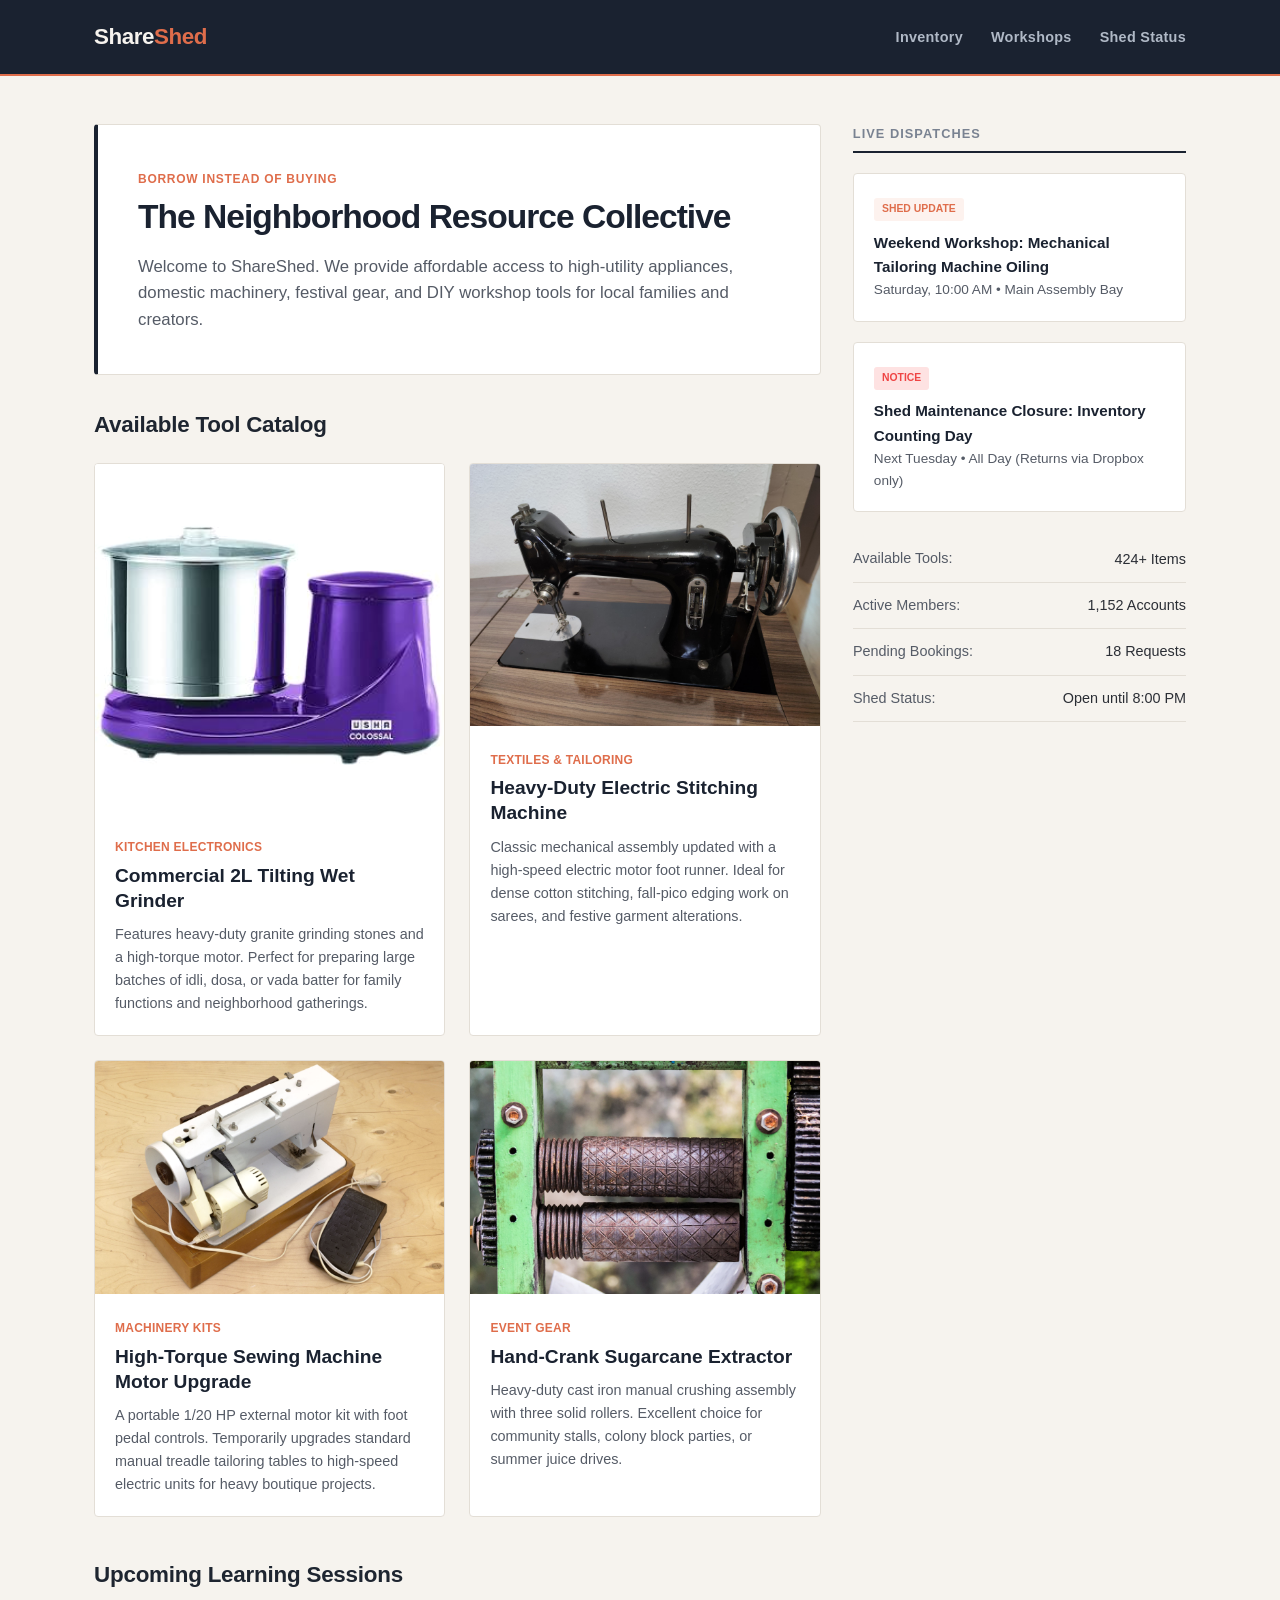
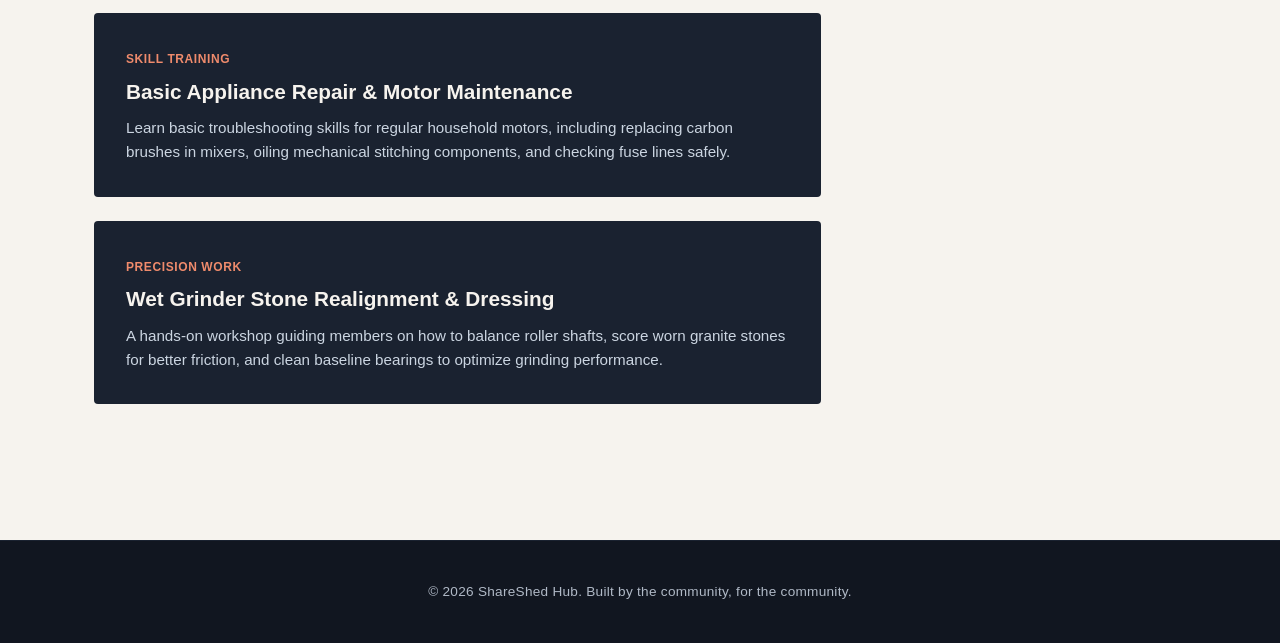
<file: Project1/index.html>
<!DOCTYPE html>
<html lang="en">
<head>
  <meta charset="UTF-8">
  <meta name="viewport" content="width=device-width, initial-scale=1.0">
  <title>ShareShed | Community Resource Library</title>
  <link rel="stylesheet" href="styles.css">
</head>
<body>

  <header class="site-header">
    <div class="site-header__wrapper">
      <div class="site-header__brand">
        <span class="site-header__title">Share<span class="site-header__title--alt">Shed</span></span>
      </div>
      <nav class="site-header__nav" aria-label="Main Navigation">
        <ul class="site-header__menu">
          <li class="site-header__menu-item"><a href="#inventory" class="site-header__menu-link">Inventory</a></li>
          <li class="site-header__menu-item"><a href="#workshops" class="site-header__menu-link">Workshops</a></li>
          <li class="site-header__menu-item"><a href="#metrics" class="site-header__menu-link">Shed Status</a></li>
        </ul>
      </nav>
    </div>
  </header>

  <main class="catalog-layout">
    
    <div class="catalog-layout__stream">
      
      <section class="welcome-banner" aria-labelledby="welcome-heading">
        <div class="welcome-banner__metadata">
          <span class="welcome-banner__tag">Borrow instead of buying</span>
          <h1 id="welcome-heading" class="welcome-banner__heading">The Neighborhood Resource Collective</h1>
          <p class="welcome-banner__lead">Welcome to ShareShed. We provide affordable access to high-utility appliances, domestic machinery, festival gear, and DIY workshop tools for local families and creators.</p>
      </section>

      <section id="inventory" class="inventory-section" aria-labelledby="inventory-heading">
        <h2 id="inventory-heading" class="section-title">Available Tool Catalog</h2>
        
        <div class="inventory-grid">
          <article class="tool-card">
            <div class="tool-card__cover">
              <img class="tool-card__image" src="assets/wet-grinder.jpg" alt="A heavy duty stainless steel tabletop wet grinder with dual stone rollers placed on a stone surface" width="380" height="240" loading="eager">
            </div>
            <div class="tool-card__content">
              <span class="tool-card__label">Kitchen Electronics</span>
              <h3 class="tool-card__title">Commercial 2L Tilting Wet Grinder</h3>
              <p class="tool-card__excerpt">Features heavy-duty granite grinding stones and a high-torque motor. Perfect for preparing large batches of idli, dosa, or vada batter for family functions and neighborhood gatherings.</p>
            </div>
          </article>

          <article class="tool-card">
            <div class="tool-card__cover">
              <img class="tool-card__image" src="assets/sewing-machine.jpg" alt="Close up detail of a classic black mechanical tailoring sewing machine mounted on a wooden table setup" width="380" height="240" loading="eager">
            </div>
            <div class="tool-card__content">
              <span class="tool-card__label">Textiles & Tailoring</span>
              <h3 class="tool-card__title">Heavy-Duty Electric Stitching Machine</h3>
              <p class="tool-card__excerpt">Classic mechanical assembly updated with a high-speed electric motor foot runner. Ideal for dense cotton stitching, fall-pico edging work on sarees, and festive garment alterations.</p>
            </div>
          </article>

          <article class="tool-card">
            <div class="tool-card__cover">
              <img class="tool-card__image" src="assets/sewing-motor.jpg" alt="A compact detachable electric motor kit with a foot pedal controller designed for vintage tailoring machines" width="380" height="240" loading="lazy">
            </div>
            <div class="tool-card__content">
              <span class="tool-card__label">Machinery Kits</span>
              <h3 class="tool-card__title">High-Torque Sewing Machine Motor Upgrade</h3>
              <p class="tool-card__excerpt">A portable 1/20 HP external motor kit with foot pedal controls. Temporarily upgrades standard manual treadle tailoring tables to high-speed electric units for heavy boutique projects.</p>
            </div>
          </article>

          <article class="tool-card">
            <div class="tool-card__cover">
              <img class="tool-card__image" src="assets/juicer-machine.jpg" alt="A manual hand-cranked iron sugarcane juice extractor unit with heavy metal gears bolted onto a firm frame" width="380" height="240" loading="lazy">
            </div>
            <div class="tool-card__content">
              <span class="tool-card__label">Event Gear</span>
              <h3 class="tool-card__title">Hand-Crank Sugarcane Extractor</h3>
              <p class="tool-card__excerpt">Heavy-duty cast iron manual crushing assembly with three solid rollers. Excellent choice for community stalls, colony block parties, or summer juice drives.</p>
            </div>
          </article>
        </div>
      </section>

      <section id="workshops" class="workshops-section" aria-labelledby="workshops-heading">
        <h2 id="workshops-heading" class="section-title">Upcoming Learning Sessions</h2>
        
        <div class="workshop-stack">
          <div class="workshop-banner">
            <span class="workshop-banner__status">Skill Training</span>
            <h3 class="workshop-banner__title">Basic Appliance Repair & Motor Maintenance</h3>
            <p class="workshop-banner__text">Learn basic troubleshooting skills for regular household motors, including replacing carbon brushes in mixers, oiling mechanical stitching components, and checking fuse lines safely.</p>
          </div>

          <div class="workshop-banner">
            <span class="workshop-banner__status">Precision Work</span>
            <h3 class="workshop-banner__title">Wet Grinder Stone Realignment & Dressing</h3>
            <p class="workshop-banner__text">A hands-on workshop guiding members on how to balance roller shafts, score worn granite stones for better friction, and clean baseline bearings to optimize grinding performance.</p>
          </div>
        </div>
      </section>

    </div>

    <aside id="metrics" class="sidebar-info" aria-labelledby="sidebar-heading">
      <div class="sidebar-info__sticky">
        <h2 id="sidebar-heading" class="sidebar-info__title">Live Dispatches</h2>
        
        <div class="sidebar-info__card">
          <span class="sidebar-info__status">Shed Update</span>
          <p class="sidebar-info__event"><strong>Weekend Workshop:</strong> Mechanical Tailoring Machine Oiling</p>
          <p class="sidebar-info__time">Saturday, 10:00 AM • Main Assembly Bay</p>
        </div>

        <div class="sidebar-info__card">
          <span class="sidebar-info__status sidebar-info__status--alert">Notice</span>
          <p class="sidebar-info__event"><strong>Shed Maintenance Closure:</strong> Inventory Counting Day</p>
          <p class="sidebar-info__time">Next Tuesday • All Day (Returns via Dropbox only)</p>
        </div>

        <ul class="sidebar-info__metrics">
          <li class="sidebar-info__metric-item"><strong>Available Tools:</strong> 424+ Items</li>
          <li class="sidebar-info__metric-item"><strong>Active Members:</strong> 1,152 Accounts</li>
          <li class="sidebar-info__metric-item"><strong>Pending Bookings:</strong> 18 Requests</li>
          <li class="sidebar-info__metric-item"><strong>Shed Status:</strong> Open until 8:00 PM</li>
        </ul>
      </div>
    </aside>

  </main>

  <footer class="site-footer">
    <div class="site-footer__container">
      <p class="site-footer__text">&copy; 2026 ShareShed Hub. Built by the community, for the community.</p>
    </div>
  </footer>

</body>
</html>
</file>
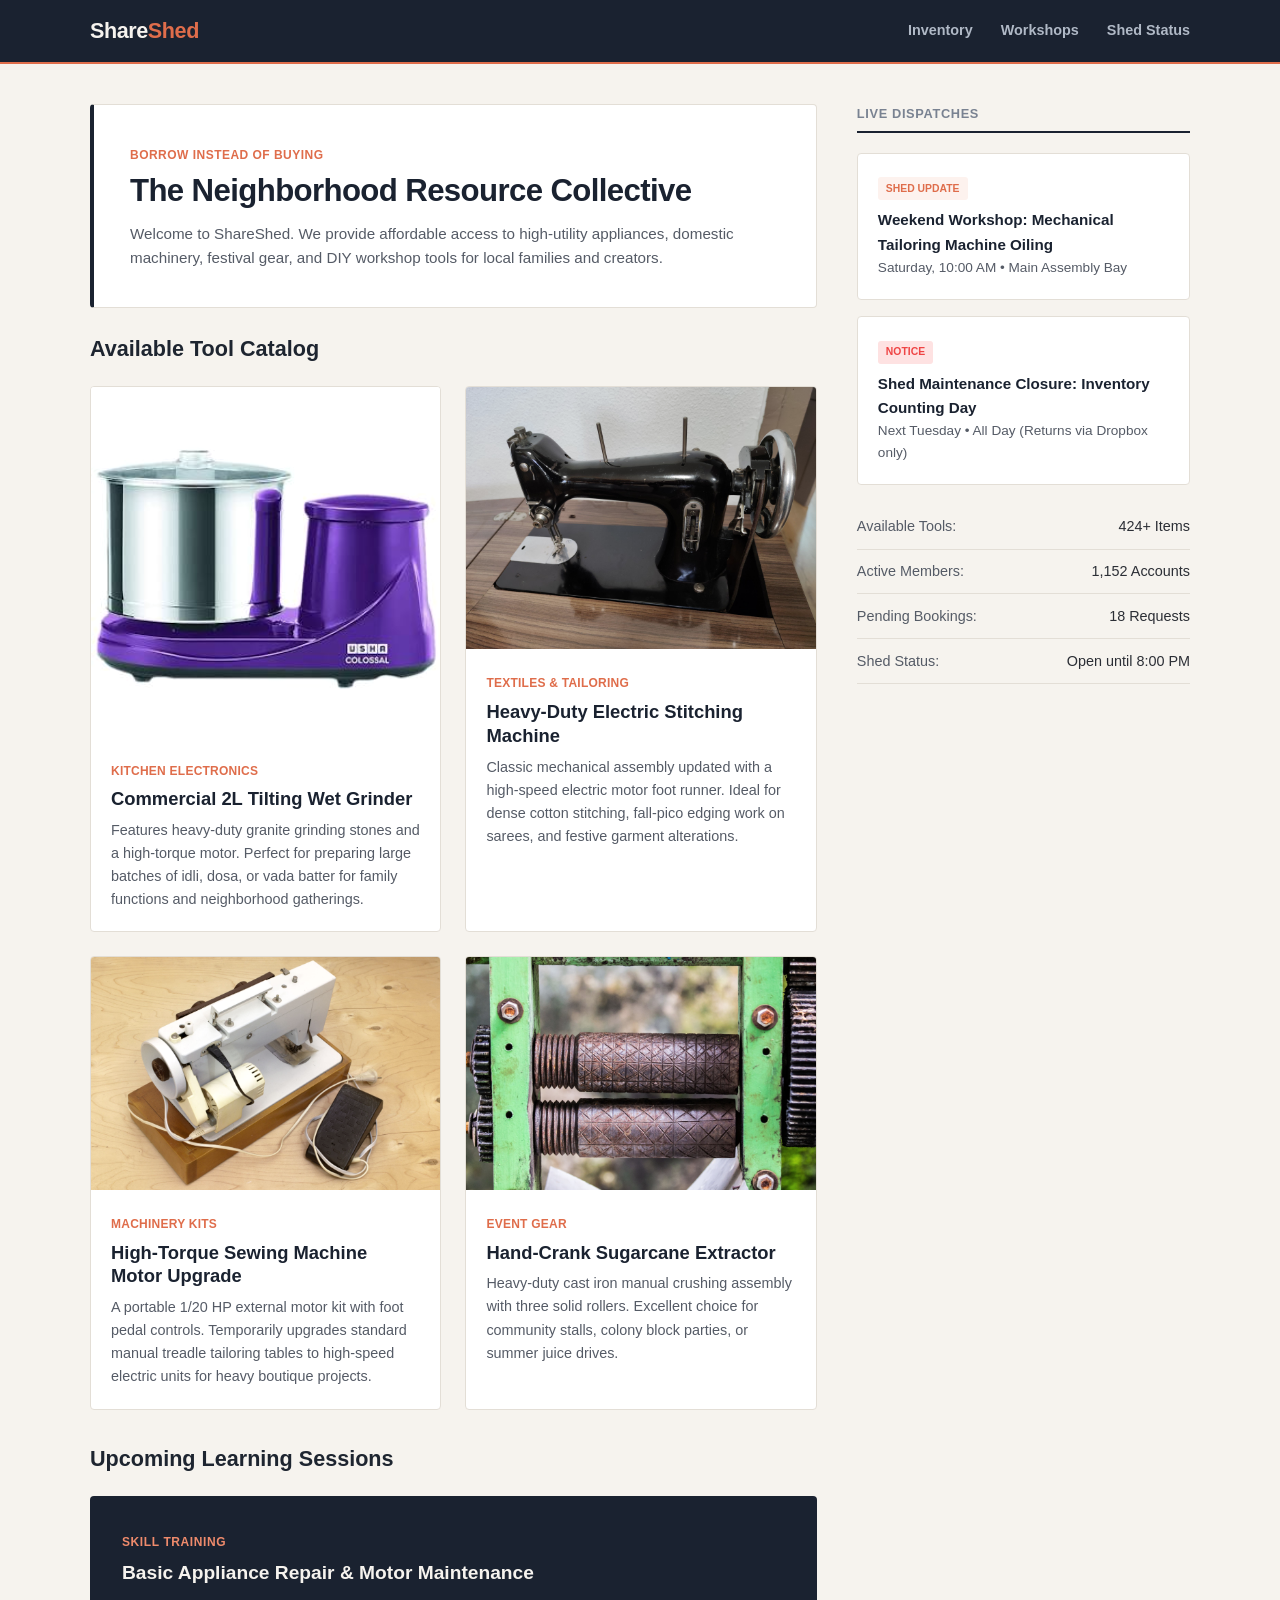
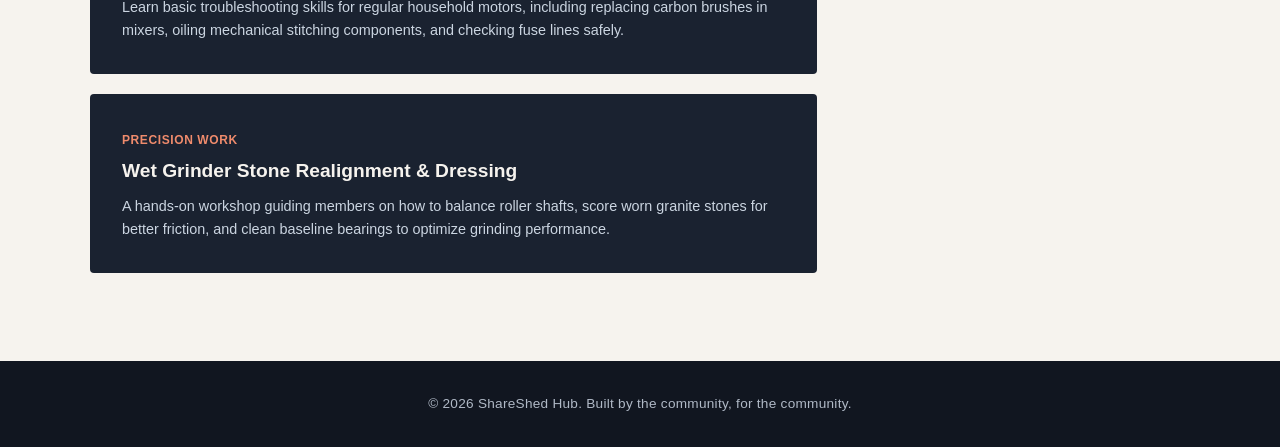
<file: Project2/index.html>
<!DOCTYPE html>
<html lang="en">
<head>
  <meta charset="UTF-8">
  <!-- For Responsive Lyout -->
  <meta name="viewport" content="width=device-width, initial-scale=1.0">
  <title>ShareShed | Community Resource Library</title>
  <link rel="stylesheet" href="styles.css">
</head>
<body>

  <header class="site-header">
    <div class="site-header__wrapper">
      <div class="site-header__brand">
        <span class="site-header__title">Share<span class="site-header__title--alt">Shed</span></span>
      </div>
      
      <!-- Accessible Pure CSS Hamburger Trigger (Minimum Touch Target: 44px x 44px) -->
      <label for="menu-toggle" class="site-header__hamburger" aria-label="Toggle navigation menu">
        <span class="site-header__hamburger-bar"></span>
        <span class="site-header__hamburger-bar"></span>
        <span class="site-header__hamburger-bar"></span>
      </label>
      <input type="checkbox" id="menu-toggle" class="site-header__toggle-input">

      <nav class="site-header__nav" aria-label="Main Navigation">
        <ul class="site-header__menu">
          <li class="site-header__menu-item"><a href="#inventory" class="site-header__menu-link">Inventory</a></li>
          <li class="site-header__menu-item"><a href="#workshops" class="site-header__menu-link">Workshops</a></li>
          <li class="site-header__menu-item"><a href="#metrics" class="site-header__menu-link">Shed Status</a></li>
        </ul>
      </nav>
    </div>
  </header>

  <main class="catalog-layout">
    
    <div class="catalog-layout__stream">
      
      <section class="welcome-banner" aria-labelledby="welcome-heading">
        <div class="welcome-banner__metadata">
          <span class="welcome-banner__tag">Borrow instead of buying</span>
          <h1 id="welcome-heading" class="welcome-banner__heading">The Neighborhood Resource Collective</h1>
          <p class="welcome-banner__lead">Welcome to ShareShed. We provide affordable access to high-utility appliances, domestic machinery, festival gear, and DIY workshop tools for local families and creators.</p>
        </div>
      </section>

      <section id="inventory" class="inventory-section" aria-labelledby="inventory-heading">
        <h2 id="inventory-heading" class="section-title">Available Tool Catalog</h2>
        
        <div class="inventory-grid">
          <article class="tool-card">
            <div class="tool-card__cover">
              <img class="tool-card__image" src="assets/wet-grinder.jpg" alt="A heavy duty stainless steel tabletop wet grinder with dual stone rollers placed on a stone surface" width="380" height="240" loading="eager">
            </div>
            <div class="tool-card__content">
              <span class="tool-card__label">Kitchen Electronics</span>
              <h3 class="tool-card__title">Commercial 2L Tilting Wet Grinder</h3>
              <p class="tool-card__excerpt">Features heavy-duty granite grinding stones and a high-torque motor. Perfect for preparing large batches of idli, dosa, or vada batter for family functions and neighborhood gatherings.</p>
            </div>
          </article>

          <article class="tool-card">
            <div class="tool-card__cover">
              <img class="tool-card__image" src="assets/sewing-machine.jpg" alt="Close up detail of a classic black mechanical tailoring sewing machine mounted on a wooden table setup" width="380" height="240" loading="eager">
            </div>
            <div class="tool-card__content">
              <span class="tool-card__label">Textiles & Tailoring</span>
              <h3 class="tool-card__title">Heavy-Duty Electric Stitching Machine</h3>
              <p class="tool-card__excerpt">Classic mechanical assembly updated with a high-speed electric motor foot runner. Ideal for dense cotton stitching, fall-pico edging work on sarees, and festive garment alterations.</p>
            </div>
          </article>

          <article class="tool-card">
            <div class="tool-card__cover">
              <img class="tool-card__image" src="assets/sewing-motor.jpg" alt="A compact detachable electric motor kit with a foot pedal controller designed for vintage tailoring machines" width="380" height="240" loading="lazy">
            </div>
            <div class="tool-card__content">
              <span class="tool-card__label">Machinery Kits</span>
              <h3 class="tool-card__title">High-Torque Sewing Machine Motor Upgrade</h3>
              <p class="tool-card__excerpt">A portable 1/20 HP external motor kit with foot pedal controls. Temporarily upgrades standard manual treadle tailoring tables to high-speed electric units for heavy boutique projects.</p>
            </div>
          </article>

          <article class="tool-card">
            <div class="tool-card__cover">
              <img class="tool-card__image" src="assets/juicer-machine.jpg" alt="A manual hand-cranked iron sugarcane juice extractor unit with heavy metal gears bolted onto a firm frame" width="380" height="240" loading="lazy">
            </div>
            <div class="tool-card__content">
              <span class="tool-card__label">Event Gear</span>
              <h3 class="tool-card__title">Hand-Crank Sugarcane Extractor</h3>
              <p class="tool-card__excerpt">Heavy-duty cast iron manual crushing assembly with three solid rollers. Excellent choice for community stalls, colony block parties, or summer juice drives.</p>
            </div>
          </article>
        </div>
      </section>

      <section id="workshops" class="workshops-section" aria-labelledby="workshops-heading">
        <h2 id="workshops-heading" class="section-title">Upcoming Learning Sessions</h2>
        
        <div class="workshop-stack">
          <div class="workshop-banner">
            <span class="workshop-banner__status">Skill Training</span>
            <h3 class="workshop-banner__title">Basic Appliance Repair & Motor Maintenance</h3>
            <p class="workshop-banner__text">Learn basic troubleshooting skills for regular household motors, including replacing carbon brushes in mixers, oiling mechanical stitching components, and checking fuse lines safely.</p>
          </div>

          <div class="workshop-banner">
            <span class="workshop-banner__status">Precision Work</span>
            <h3 class="workshop-banner__title">Wet Grinder Stone Realignment & Dressing</h3>
            <p class="workshop-banner__text">A hands-on workshop guiding members on how to balance roller shafts, score worn granite stones for better friction, and clean baseline bearings to optimize grinding performance.</p>
          </div>
        </div>
      </section>

    </div>

    <aside id="metrics" class="sidebar-info" aria-labelledby="sidebar-heading">
      <div class="sidebar-info__sticky">
        <h2 id="sidebar-heading" class="sidebar-info__title">Live Dispatches</h2>
        
        <div class="sidebar-info__card">
          <span class="sidebar-info__status">Shed Update</span>
          <p class="sidebar-info__event"><strong>Weekend Workshop:</strong> Mechanical Tailoring Machine Oiling</p>
          <p class="sidebar-info__time">Saturday, 10:00 AM • Main Assembly Bay</p>
        </div>

        <div class="sidebar-info__card">
          <span class="sidebar-info__status sidebar-info__status--alert">Notice</span>
          <p class="sidebar-info__event"><strong>Shed Maintenance Closure:</strong> Inventory Counting Day</p>
          <p class="sidebar-info__time">Next Tuesday • All Day (Returns via Dropbox only)</p>
        </div>

        <ul class="sidebar-info__metrics">
          <li class="sidebar-info__metric-item"><strong>Available Tools:</strong> 424+ Items</li>
          <li class="sidebar-info__metric-item"><strong>Active Members:</strong> 1,152 Accounts</li>
          <li class="sidebar-info__metric-item"><strong>Pending Bookings:</strong> 18 Requests</li>
          <li class="sidebar-info__metric-item"><strong>Shed Status:</strong> Open until 8:00 PM</li>
        </ul>
      </div>
    </aside>

  </main>

  <footer class="site-footer">
    <div class="site-footer__container">
      <p class="site-footer__text">&copy; 2026 ShareShed Hub. Built by the community, for the community.</p>
    </div>
  </footer>

</body>
</html>
</file>
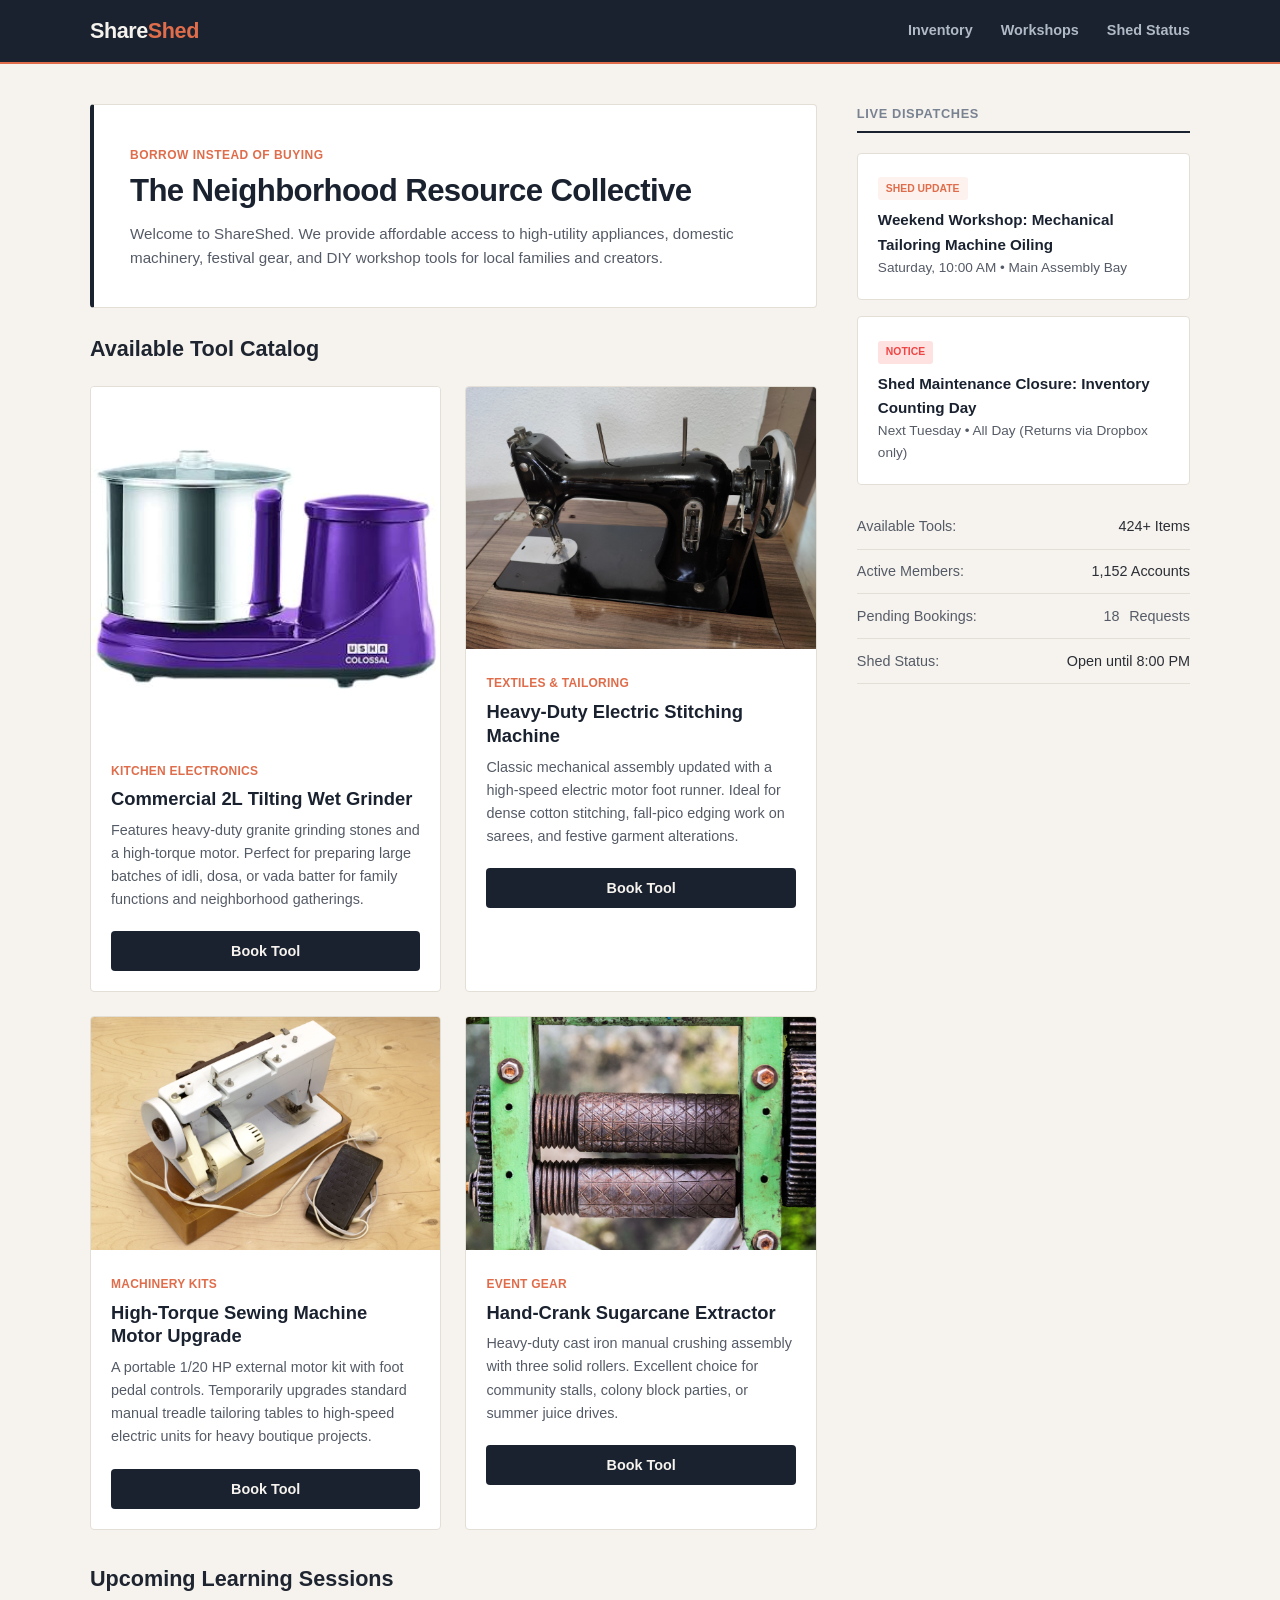
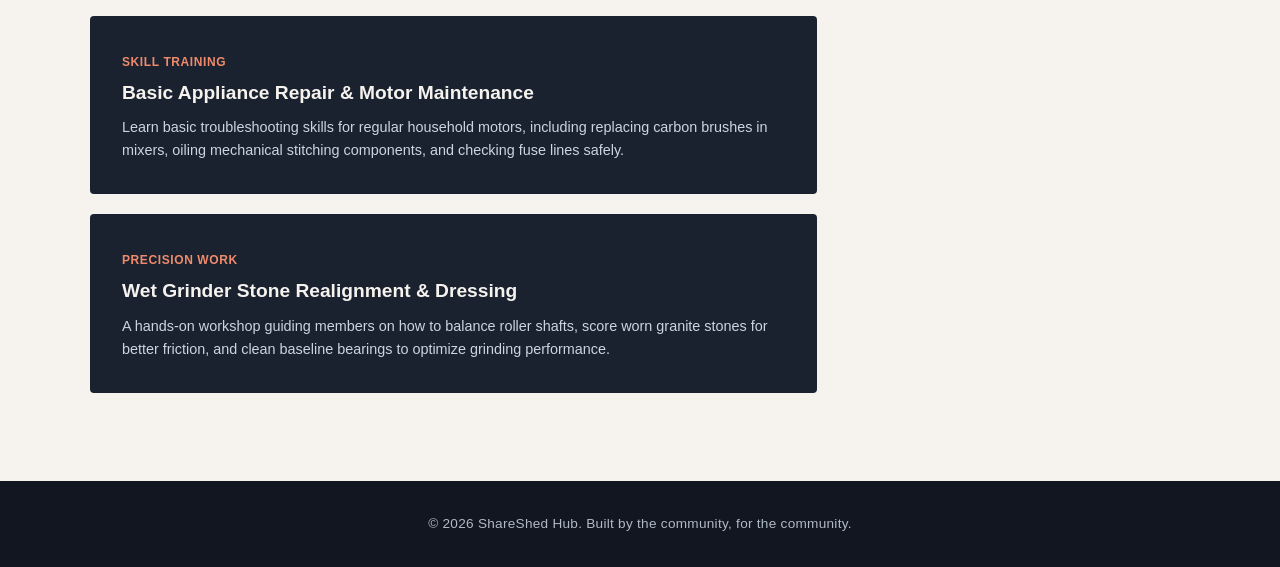
<file: Project3/index.html>
<!DOCTYPE html>
<html lang="en">
<head>
  <meta charset="UTF-8">
  <meta name="viewport" content="width=device-width, initial-scale=1.0">
  <title>ShareShed | Community Resource Library</title>
  <link rel="stylesheet" href="styles.css">
</head>
<body>

  <header class="site-header">
    <div class="site-header__wrapper">
      <div class="site-header__brand">
        <span class="site-header__title">Share<span class="site-header__title--alt">Shed</span></span>
      </div>
      
      <button class="site-header__hamburger js-menu-toggle" aria-label="Toggle navigation menu" aria-expanded="false">
        <span class="site-header__hamburger-bar"></span>
        <span class="site-header__hamburger-bar"></span>
        <span class="site-header__hamburger-bar"></span>
      </button>

      <nav class="site-header__nav js-nav-menu" aria-label="Main Navigation">
        <ul class="site-header__menu">
          <li class="site-header__menu-item"><a href="#inventory" class="site-header__menu-link">Inventory</a></li>
          <li class="site-header__menu-item"><a href="#workshops" class="site-header__menu-link">Workshops</a></li>
          <li class="site-header__menu-item"><a href="#metrics" class="site-header__menu-link">Shed Status</a></li>
        </ul>
      </nav>
    </div>
  </header>

  <main class="catalog-layout">
    
    <div class="catalog-layout__stream">
      
      <section class="welcome-banner" aria-labelledby="welcome-heading">
        <div class="welcome-banner__metadata">
          <span class="welcome-banner__tag">Borrow instead of buying</span>
          <h1 id="welcome-heading" class="welcome-banner__heading">The Neighborhood Resource Collective</h1>
          <p class="welcome-banner__lead">Welcome to ShareShed. We provide affordable access to high-utility appliances, domestic machinery, festival gear, and DIY workshop tools for local families and creators.</p>
        </div>
      </section>

      <section id="inventory" class="inventory-section" aria-labelledby="inventory-heading">
        <h2 id="inventory-heading" class="section-title">Available Tool Catalog</h2>
        
        <div class="inventory-grid">
          <article class="tool-card">
            <div class="tool-card__cover">
              <img class="tool-card__image" src="assets/wet-grinder.jpg" alt="A heavy duty stainless steel tabletop wet grinder with dual stone rollers placed on a stone surface" width="380" height="240" loading="eager">
            </div>
            <div class="tool-card__content">
              <span class="tool-card__label">Kitchen Electronics</span>
              <h3 class="tool-card__title">Commercial 2L Tilting Wet Grinder</h3>
              <p class="tool-card__excerpt">Features heavy-duty granite grinding stones and a high-torque motor. Perfect for preparing large batches of idli, dosa, or vada batter for family functions and neighborhood gatherings.</p>
              <button class="tool-card__btn js-book-btn">Book Tool</button>
            </div>
          </article>

          <article class="tool-card">
            <div class="tool-card__cover">
              <img class="tool-card__image" src="assets/sewing-machine.jpg" alt="Close up detail of a classic black mechanical tailoring sewing machine mounted on a wooden table setup" width="380" height="240" loading="eager">
            </div>
            <div class="tool-card__content">
              <span class="tool-card__label">Textiles & Tailoring</span>
              <h3 class="tool-card__title">Heavy-Duty Electric Stitching Machine</h3>
              <p class="tool-card__excerpt">Classic mechanical assembly updated with a high-speed electric motor foot runner. Ideal for dense cotton stitching, fall-pico edging work on sarees, and festive garment alterations.</p>
              <button class="tool-card__btn js-book-btn">Book Tool</button>
            </div>
          </article>

          <article class="tool-card">
            <div class="tool-card__cover">
              <img class="tool-card__image" src="assets/sewing-motor.jpg" alt="A compact detachable electric motor kit with a foot pedal controller designed for vintage tailoring machines" width="380" height="240" loading="lazy">
            </div>
            <div class="tool-card__content">
              <span class="tool-card__label">Machinery Kits</span>
              <h3 class="tool-card__title">High-Torque Sewing Machine Motor Upgrade</h3>
              <p class="tool-card__excerpt">A portable 1/20 HP external motor kit with foot pedal controls. Temporarily upgrades standard manual treadle tailoring tables to high-speed electric units for heavy boutique projects.</p>
              <button class="tool-card__btn js-book-btn">Book Tool</button>
            </div>
          </article>

          <article class="tool-card">
            <div class="tool-card__cover">
              <img class="tool-card__image" src="assets/juicer-machine.jpg" alt="A manual hand-cranked iron sugarcane juice extractor unit with heavy metal gears bolted onto a firm frame" width="380" height="240" loading="lazy">
            </div>
            <div class="tool-card__content">
              <span class="tool-card__label">Event Gear</span>
              <h3 class="tool-card__title">Hand-Crank Sugarcane Extractor</h3>
              <p class="tool-card__excerpt">Heavy-duty cast iron manual crushing assembly with three solid rollers. Excellent choice for community stalls, colony block parties, or summer juice drives.</p>
              <button class="tool-card__btn js-book-btn">Book Tool</button>
            </div>
          </article>
        </div>
      </section>

      <section id="workshops" class="workshops-section" aria-labelledby="workshops-heading">
        <h2 id="workshops-heading" class="section-title">Upcoming Learning Sessions</h2>
        
        <div class="workshop-stack">
          <div class="workshop-banner">
            <span class="workshop-banner__status">Skill Training</span>
            <h3 class="workshop-banner__title">Basic Appliance Repair & Motor Maintenance</h3>
            <p class="workshop-banner__text">Learn basic troubleshooting skills for regular household motors, including replacing carbon brushes in mixers, oiling mechanical stitching components, and checking fuse lines safely.</p>
          </div>

          <div class="workshop-banner">
            <span class="workshop-banner__status">Precision Work</span>
            <h3 class="workshop-banner__title">Wet Grinder Stone Realignment & Dressing</h3>
            <p class="workshop-banner__text">A hands-on workshop guiding members on how to balance roller shafts, score worn granite stones for better friction, and clean baseline bearings to optimize grinding performance.</p>
          </div>
        </div>
      </section>

    </div>

    <aside id="metrics" class="sidebar-info" aria-labelledby="sidebar-heading">
      <div class="sidebar-info__sticky">
        <h2 id="sidebar-heading" class="sidebar-info__title">Live Dispatches</h2>
        
        <div class="sidebar-info__card">
          <span class="sidebar-info__status">Shed Update</span>
          <p class="sidebar-info__event"><strong>Weekend Workshop:</strong> Mechanical Tailoring Machine Oiling</p>
          <p class="sidebar-info__time">Saturday, 10:00 AM • Main Assembly Bay</p>
        </div>

        <div class="sidebar-info__card">
          <span class="sidebar-info__status sidebar-info__status--alert">Notice</span>
          <p class="sidebar-info__event"><strong>Shed Maintenance Closure:</strong> Inventory Counting Day</p>
          <p class="sidebar-info__time">Next Tuesday • All Day (Returns via Dropbox only)</p>
        </div>

        <ul class="sidebar-info__metrics">
          <li class="sidebar-info__metric-item"><strong>Available Tools:</strong> 424+ Items</li>
          <li class="sidebar-info__metric-item"><strong>Active Members:</strong> 1,152 Accounts</li>
          <li class="sidebar-info__metric-item"><strong>Pending Bookings:</strong> <strong><span class="sidebar-info__count-badge js-pending-count-box"><span class="js-pending-count">18</span></span> Requests</strong></li>
          <li class="sidebar-info__metric-item"><strong>Shed Status:</strong> Open until 8:00 PM</li>
        </ul>
      </div>
    </aside>

  </main>

  <footer class="site-footer">
    <div class="site-footer__container">
      <p class="site-footer__text">&copy; 2026 ShareShed Hub. Built by the community, for the community.</p>
    </div>
  </footer>

  <script src="app.js"></script>
</body>
</html>
</file>
<file: Project1/styles.css>
/*Global Styles*/
html {
  scroll-behavior: smooth;
}

* {
  box-sizing: border-box;
  margin: 0;
  padding: 0;
}

body {
  font-family: -apple-system, BlinkMacSystemFont, "Segoe UI", Roboto, Helvetica, Arial, sans-serif;
  background-color: #f6f3ee; 
  color: #2b2e35; 
  line-height: 1.6;
}

img {
  max-width: 100%;
  height: auto;
  display: block;
  filter: grayscale(10%) contrast(102%); 
}

.visually-hidden {
  position: absolute;
  width: 1px;
  height: 1px;
  padding: 0;
  margin: -1px;
  overflow: hidden;
  clip: rect(0, 0, 0, 0);
  border: 0;
}

/* Section Titles */
.section-title {
  font-size: 1.4rem;
  font-weight: 700;
  letter-spacing: -0.01em;
  color: #1e2530; 
  margin-bottom: 1.25rem;
}

.inventory-section,
.workshops-section {
  scroll-margin-top: 5.5rem; 
  margin-bottom: 2.5rem;
}

/*Header Navigation (Flexbox) */
.site-header {
  background-color: #1a2230; 
  border-bottom: 2px solid #df6d4b; 
  position: sticky;
  top: 0;
  z-index: 100;
}

.site-header__wrapper {
  max-width: 1140px;
  margin: 0 auto;
  padding: 1.2rem 1.5rem;
  display: flex;
  justify-content: space-between;
  align-items: center;
}

.site-header__title {
  color: #f6f3ee; 
  font-size: 1.4rem;
  font-weight: 800;
  letter-spacing: -0.02em;
}

.site-header__title--alt {
  color: #df6d4b; 
}

.site-header__menu {
  display: flex;
  gap: 1.75rem;
  list-style: none;
}

.site-header__menu-link {
  text-decoration: none;
  color: #b0b9c6; 
  font-size: 0.9rem;
  font-weight: 600;
  letter-spacing: 0.02em;
  transition: color 0.2s ease;
}

.site-header__menu-link:hover {
  color: #ef8b6c; 
}

/*Macro Framework Split (CSS Grid) */
.catalog-layout {
  display: grid;
  grid-template-columns: 1fr;
  gap: 2rem;
  max-width: 1140px;
  margin: 3rem auto;
  padding: 0 1.5rem;
}

@media (min-width: 992px) {
  .catalog-layout {
    grid-template-columns: 2.4fr 1.1fr; 
  }
}

/*Welcome Banner*/
.welcome-banner {
  background-color: #ffffff;
  border: 1px solid #e3ded6; 
  border-left: 4px solid #1a2230; 
  padding: 2.5rem;
  border-radius: 4px;
  margin-bottom: 2rem;
}

.welcome-banner__tag {
  font-size: 0.75rem;
  text-transform: uppercase;
  color: #df6d4b; 
  font-weight: 700;
  letter-spacing: 0.06em;
}

.welcome-banner__heading {
  font-size: 2.1rem;
  font-weight: 800;
  letter-spacing: -0.03em;
  color: #1a2230;
  margin: 0.4rem 0 1rem 0;
  line-height: 1.2;
}

.welcome-banner__lead {
  color: #555b66;
  font-size: 1.05rem;
}

/*Inventory Components (Grid Cards) */
.inventory-grid {
  display: grid;
  grid-template-columns: 1fr;
  gap: 1.5rem;
}

@media (min-width: 640px) {
  .inventory-grid {
    grid-template-columns: repeat(2, 1fr);
  }
}

.tool-card {
  background-color: #ffffff;
  border: 1px solid #e3ded6;
  border-radius: 4px;
  overflow: hidden;
  transition: border-color 0.2s ease;
}

.tool-card:hover {
  border-color: #df6d4b; 
}

.tool-card__content {
  padding: 1.25rem;
}

.tool-card__label {
  font-size: 0.75rem;
  font-weight: 700;
  color: #df6d4b;
  text-transform: uppercase;
  letter-spacing: 0.02em;
}

.tool-card__title {
  font-size: 1.2rem;
  font-weight: 700;
  color: #1a2230;
  margin: 0.3rem 0 0.6rem 0;
  line-height: 1.3;
}

.tool-card__excerpt {
  color: #555b66;
  font-size: 0.9rem;
}

/*Activity Stack */
.workshop-stack {
  display: flex;
  flex-direction: column;
  gap: 1.5rem;
}

.workshop-banner {
  background-color: #1a2230; 
  color: #f6f3ee;
  padding: 2rem;
  border-radius: 4px;
}

.workshop-banner__status {
  font-size: 0.75rem;
  font-weight: 700;
  color: #ef8b6c;
  text-transform: uppercase;
  letter-spacing: 0.05em;
}

.workshop-banner__title {
  font-size: 1.3rem;
  font-weight: 700;
  margin: 0.25rem 0 0.5rem 0;
}

.workshop-banner__text {
  color: #cbd5e1;
  font-size: 0.95rem;
}

/*Right Column Sidebar */
.sidebar-info__sticky {
  position: sticky;
  top: 5.5rem;
}

.sidebar-info__title {
  font-size: 0.8rem;
  text-transform: uppercase;
  color: #798291;
  border-bottom: 2px solid #1a2230; 
  padding-bottom: 0.4rem;
  margin-bottom: 1.25rem;
  letter-spacing: 0.08em;
  font-weight: 700;
}

.sidebar-info__card {
  background-color: #ffffff;
  border: 1px solid #e3ded6;
  padding: 1.25rem;
  border-radius: 4px;
  margin-bottom: 1.25rem;
}

.sidebar-info__status {
  display: inline-block;
  font-size: 0.65rem;
  text-transform: uppercase;
  background-color: #fdf2ee; 
  color: #df6d4b;
  padding: 0.2rem 0.5rem;
  border-radius: 3px;
  font-weight: 700;
  margin-bottom: 0.6rem;
}

/* BEM Modifier for Critical Status Alerts */
.sidebar-info__status--alert {
  background-color: #fee2e2; 
  color: #ef4444;
}

.sidebar-info__event {
  font-size: 0.95rem;
  font-weight: 700;
  color: #1a2230;
}

.sidebar-info__time {
  font-size: 0.85rem;
  color: #555b66;
}

.sidebar-info__metrics {
  list-style: none;
  margin-top: 1.5rem;
}

.sidebar-info__metric-item {
  display: flex;
  justify-content: space-between;
  font-size: 0.9rem;
  padding: 0.7rem 0;
  border-bottom: 1px solid #e3ded6;
}

.sidebar-info__metric-item strong {
  color: #555b66;
  font-weight: 500;
}

/*Footer*/
.site-footer {
  background-color: #111620; 
  border-top: 1px solid #1a2230;
  margin-top: 6rem;
  padding: 2.5rem 1.5rem;
  text-align: center;
}

.site-footer__text {
  color: #b0b9c6;
  font-size: 0.85rem;
  letter-spacing: 0.02em;
}
</file>
<file: Project2/styles.css>
/* Core Layout  */
html {
  scroll-behavior: smooth;
  font-size: 100%; /* Scales relative typography reliably up to 500% zoom scaling */
}

* {
  box-sizing: border-box;
  margin: 0;
  padding: 0;
}

body {
  font-family: -apple-system, BlinkMacSystemFont, "Segoe UI", Roboto, Helvetica, Arial, sans-serif;
  background-color: #f6f3ee; 
  color: #2b2e35;
  line-height: 1.6;
}

img {
  max-width: 100%;
  height: auto;
  display: block;
  filter: grayscale(10%) contrast(102%);
}

.visually-hidden {
  position: absolute;
  width: 1px;
  height: 1px;
  padding: 0;
  margin: -1px;
  overflow: hidden;
  clip: rect(0, 0, 0, 0);
  border: 0;
}

.section-title {
  font-size: 1.35rem;
  font-weight: 700;
  color: #1e2530;
  margin-bottom: 1.25rem;
}

.inventory-section,
.workshops-section {
  scroll-margin-top: 5.5rem;
  margin-bottom: 2rem;
}

/* Navigation Module */
.site-header {
  background-color: #1a2230; /* Charcoal Indigo */
  border-bottom: 2px solid #df6d4b; /* Clay Terracotta Accent */
  position: sticky;
  top: 0;
  z-index: 100;
}

.site-header__wrapper {
  max-width: 1140px;
  margin: 0 auto;
  padding: 0.85rem 1.25rem;
  display: flex;
  justify-content: space-between;
  align-items: center;
  position: relative;
}

.site-header__title {
  color: #f6f3ee;
  font-size: 1.35rem;
  font-weight: 800;
  letter-spacing: -0.02em;
}

.site-header__title--alt {
  color: #df6d4b;
}


.site-header__hamburger {
  display: flex;
  flex-direction: column;
  justify-content: space-between;
  width: 44px;
  height: 44px;
  padding: 13px 10px;
  cursor: pointer;
  z-index: 110;
}

.site-header__hamburger-bar {
  display: block;
  width: 100%;
  height: 3px;
  background-color: #f6f3ee;
  border-radius: 2px;
  transition: transform 0.2s, opacity 0.2s;
}

.site-header__toggle-input {
  position: absolute;
  top: -9999px;
  left: -9999px;
}

/* Mobile Off-Canvas Dropdown Stack Layout */
.site-header__nav {
  display: none;
  position: absolute;
  top: 100%;
  left: 0;
  width: 100%;
  background-color: #1a2230;
  border-top: 1px solid #283346;
  padding: 0.5rem 0;
}

.site-header__menu {
  display: flex;
  flex-direction: column;
  list-style: none;
}

.site-header__menu-link {
  display: block;
  text-decoration: none;
  color: #b0b9c6;
  font-size: 0.95rem;
  font-weight: 600;
  padding: 0.9rem 1.5rem;
  transition: color 0.2s ease;
}

.site-header__menu-link:hover {
  color: #ef8b6c;
}

/* Checkbox State Engine: Toggles menu visibility on mobile */
.site-header__toggle-input:checked ~ .site-header__nav {
  display: block;
}

/* Base UI Components */
.catalog-layout {
  display: grid;
  grid-template-columns: 1fr; /* Native 1 column flow for handheld devices */
  gap: 1.75rem;
  max-width: 1140px;
  margin: 1.25rem auto;
  padding: 0 1.25rem;
}

.welcome-banner {
  background-color: #ffffff;
  border: 1px solid #e3ded6;
  border-left: 4px solid #1a2230;
  padding: 1.5rem;
  border-radius: 4px;
  margin-bottom: 1.5rem;
}

.welcome-banner__tag {
  font-size: 0.75rem;
  text-transform: uppercase;
  color: #df6d4b;
  font-weight: 700;
  letter-spacing: 0.04em;
}

.welcome-banner__heading {
  font-size: 1.65rem;
  font-weight: 800;
  letter-spacing: -0.02em;
  color: #1a2230;
  margin: 0.3rem 0 0.75rem 0;
  line-height: 1.25;
}

.welcome-banner__lead {
  color: #555b66;
  font-size: 0.95rem;
}

.inventory-grid {
  display: grid;
  grid-template-columns: 1fr;
  gap: 1.25rem;
}

.tool-card {
  background-color: #ffffff;
  border: 1px solid #e3ded6;
  border-radius: 4px;
  overflow: hidden;
  transition: border-color 0.2s ease;
}

.tool-card:hover {
  border-color: #df6d4b; 
}

.tool-card__content {
  padding: 1.25rem;
}

.tool-card__label {
  font-size: 0.75rem;
  font-weight: 700;
  color: #df6d4b;
  text-transform: uppercase;
  letter-spacing: 0.02em;
}

.tool-card__title {
  font-size: 1.15rem;
  font-weight: 700;
  color: #1a2230;
  margin: 0.3rem 0 0.5rem 0;
  line-height: 1.3;
}

.tool-card__excerpt {
  color: #555b66;
  font-size: 0.9rem;
}

.workshop-stack {
  display: flex;
  flex-direction: column;
  gap: 1.25rem;
}

.workshop-banner {
  background-color: #1a2230;
  color: #f6f3ee;
  padding: 1.5rem;
  border-radius: 4px;
}

.workshop-banner__status {
  font-size: 0.75rem;
  font-weight: 700;
  color: #ef8b6c;
  text-transform: uppercase;
  letter-spacing: 0.05em;
}

.workshop-banner__title {
  font-size: 1.2rem;
  font-weight: 700;
  margin: 0.25rem 0 0.5rem 0;
}

.workshop-banner__text {
  color: #cbd5e1;
  font-size: 0.9rem;
}

/* Sidebar Module Core Blocks */
.sidebar-info__title {
  font-size: 0.8rem;
  text-transform: uppercase;
  color: #798291;
  border-bottom: 2px solid #1a2230;
  padding-bottom: 0.4rem;
  margin-bottom: 1.25rem;
  font-weight: 700;
  letter-spacing: 0.05em;
}

.sidebar-info__card {
  background-color: #ffffff;
  border: 1px solid #e3ded6;
  padding: 1.25rem;
  border-radius: 4px;
  margin-bottom: 1rem;
}

.sidebar-info__status {
  display: inline-block;
  font-size: 0.65rem;
  text-transform: uppercase;
  background-color: #fdf2ee;
  color: #df6d4b;
  padding: 0.2rem 0.5rem;
  border-radius: 3px;
  font-weight: 700;
  margin-bottom: 0.5rem;
}

.sidebar-info__status--alert {
  background-color: #fee2e2;
  color: #ef4444;
}

.sidebar-info__event {
  font-size: 0.95rem;
  font-weight: 700;
  color: #1a2230;
}

.sidebar-info__time {
  font-size: 0.85rem;
  color: #555b66;
}

.sidebar-info__metrics {
  list-style: none;
  margin-top: 1.25rem;
}

.sidebar-info__metric-item {
  display: flex;
  justify-content: space-between;
  font-size: 0.9rem;
  padding: 0.65rem 0;
  border-bottom: 1px solid #e3ded6;
}

.sidebar-info__metric-item strong {
  color: #555b66;
  font-weight: 500;
}

.site-footer {
  background-color: #111620;
  margin-top: 3.5rem;
  padding: 2rem 1.25rem;
  text-align: center;
}

.site-footer__text {
  color: #b0b9c6;
  font-size: 0.85rem;
  letter-spacing: 0.02em;
}

/*Media Queries */

/* Tablet Breakpoint */
@media (min-width: 640px) {
  .welcome-banner {
    padding: 2.25rem;
  }
  
  .welcome-banner__heading {
    font-size: 1.95rem;
  }
  
  .inventory-grid {
    grid-template-columns: repeat(2, 1fr); 
    gap: 1.5rem;
  }
  
  .workshop-banner {
    padding: 2rem;
  }
}

/* Desktop Breakpoint*/
@media (min-width: 992px) {
  /* Hides the mobile hamburger interface entirely */
  .site-header__hamburger {
    display: none;
  }
  
  /* Resets navigation wrapper from an absolute drawer back to inline horizontal flow */
  .site-header__nav {
    display: block;
    position: static;
    width: auto;
    padding: 0;
    background-color: transparent;
    border-top: none;
  }
  
  .site-header__menu {
    flex-direction: row; /* Switches to inline navigation layout */
    gap: 1.75rem;
  }
  
  .site-header__menu-link {
    padding: 0;
    font-size: 0.9rem;
  }
  
  .catalog-layout {
    grid-template-columns: 2.4fr 1.1fr;
    margin: 2.5rem auto;
    gap: 2.5rem;
  }
  
  .sidebar-info__sticky {
    position: sticky;
    top: 6rem;
  }
}
</file>
<file: Project3/styles.css>
/* Core Layout */
html {
  scroll-behavior: smooth;
  font-size: 100%; 
}

* {
  box-sizing: border-box;
  margin: 0;
  padding: 0;
}

body {
  font-family: -apple-system, BlinkMacSystemFont, "Segoe UI", Roboto, Helvetica, Arial, sans-serif;
  background-color: #f6f3ee; 
  color: #2b2e35;
  line-height: 1.6;
}

img {
  max-width: 100%;
  height: auto;
  display: block;
  filter: grayscale(10%) contrast(102%);
}

.visually-hidden {
  position: absolute;
  width: 1px;
  height: 1px;
  padding: 0;
  margin: -1px;
  overflow: hidden;
  clip: rect(0, 0, 0, 0);
  border: 0;
}

.section-title {
  font-size: 1.35rem;
  font-weight: 700;
  color: #1e2530;
  margin-bottom: 1.25rem;
}

.inventory-section,
.workshops-section {
  scroll-margin-top: 5.5rem;
  margin-bottom: 2rem;
}

/*  Navigation Module */
.site-header {
  background-color: #1a2230; 
  border-bottom: 2px solid #df6d4b; 
  position: sticky;
  top: 0;
  z-index: 100;
}

.site-header__wrapper {
  max-width: 1140px;
  margin: 0 auto;
  padding: 0.85rem 1.25rem;
  display: flex;
  justify-content: space-between;
  align-items: center;
  position: relative;
}

.site-header__title {
  color: #f6f3ee;
  font-size: 1.35rem;
  font-weight: 800;
  letter-spacing: -0.02em;
}

.site-header__title--alt {
  color: #df6d4b;
}


.site-header__hamburger {
  background: none;
  border: none;
  display: flex;
  flex-direction: column;
  justify-content: space-between;
  width: 44px;
  height: 44px;
  padding: 13px 10px;
  cursor: pointer;
  z-index: 110;
}

.site-header__hamburger-bar {
  display: block;
  width: 100%;
  height: 3px;
  background-color: #f6f3ee;
  border-radius: 2px;
  transition: transform 0.2s, opacity 0.2s;
}

/* Mobile Off-Canvas Dropdown Stack Layout */
.site-header__nav {
  display: none; /* Controlled entirely via JS .is-open state hook */
  position: absolute;
  top: 100%;
  left: 0;
  width: 100%;
  background-color: #1a2230;
  border-top: 1px solid #283346;
  padding: 0.5rem 0;
}

.site-header__menu {
  display: flex;
  flex-direction: column;
  list-style: none;
}

.site-header__menu-link {
  display: block;
  text-decoration: none;
  color: #b0b9c6;
  font-size: 0.95rem;
  font-weight: 600;
  padding: 0.9rem 1.5rem;
  transition: color 0.2s ease;
}

.site-header__menu-link:hover {
  color: #ef8b6c;
}

/* 3. Base UI Components] */
.catalog-layout {
  display: grid;
  grid-template-columns: 1fr; /* Native 1 column flow for handheld devices */
  gap: 1.75rem;
  max-width: 1140px;
  margin: 1.25rem auto;
  padding: 0 1.25rem;
}

.welcome-banner {
  background-color: #ffffff;
  border: 1px solid #e3ded6;
  border-left: 4px solid #1a2230;
  padding: 1.5rem;
  border-radius: 4px;
  margin-bottom: 1.5rem;
}

.welcome-banner__tag {
  font-size: 0.75rem;
  text-transform: uppercase;
  color: #df6d4b;
  font-weight: 700;
  letter-spacing: 0.04em;
}

.welcome-banner__heading {
  font-size: 1.65rem;
  font-weight: 800;
  letter-spacing: -0.02em;
  color: #1a2230;
  margin: 0.3rem 0 0.75rem 0;
  line-height: 1.25;
}

.welcome-banner__lead {
  color: #555b66;
  font-size: 0.95rem;
}

.inventory-grid {
  display: grid;
  grid-template-columns: 1fr;
  gap: 1.25rem;
}

.tool-card {
  background-color: #ffffff;
  border: 1px solid #e3ded6;
  border-radius: 4px;
  overflow: hidden;
  transition: border-color 0.2s ease;
}

.tool-card:hover {
  border-color: #df6d4b; 
}

.tool-card__content {
  padding: 1.25rem;
}

.tool-card__label {
  font-size: 0.75rem;
  font-weight: 700;
  color: #df6d4b;
  text-transform: uppercase;
  letter-spacing: 0.02em;
}

.tool-card__title {
  font-size: 1.15rem;
  font-weight: 700;
  color: #1a2230;
  margin: 0.3rem 0 0.5rem 0;
  line-height: 1.3;
}

.tool-card__excerpt {
  color: #555b66;
  font-size: 0.9rem;
}

/* Button UI Action Component */
.tool-card__btn {
  display: block;
  width: 100%;
  background-color: #1a2230; 
  color: #f6f3ee;
  border: none;
  padding: 0.75rem 1rem;
  margin-top: 1.25rem;
  border-radius: 4px;
  font-family: inherit;
  font-weight: 600;
  font-size: 0.9rem;
  cursor: pointer;
  transition: background-color 0.2s ease, transform 0.1s ease;
}

.tool-card__btn:hover {
  background-color: #df6d4b; 
}

.tool-card__btn:active {
  transform: scale(0.98);
}

.workshop-stack {
  display: flex;
  flex-direction: column;
  gap: 1.25rem;
}

.workshop-banner {
  background-color: #1a2230;
  color: #f6f3ee;
  padding: 1.5rem;
  border-radius: 4px;
}

.workshop-banner__status {
  font-size: 0.75rem;
  font-weight: 700;
  color: #ef8b6c;
  text-transform: uppercase;
  letter-spacing: 0.05em;
}

.workshop-banner__title {
  font-size: 1.2rem;
  font-weight: 700;
  margin: 0.25rem 0 0.5rem 0;
}

.workshop-banner__text {
  color: #cbd5e1;
  font-size: 0.9rem;
}

/* Sidebar Module & Informational Metrics Panel */
.sidebar-info__title {
  font-size: 0.8rem;
  text-transform: uppercase;
  color: #798291;
  border-bottom: 2px solid #1a2230;
  padding-bottom: 0.4rem;
  margin-bottom: 1.25rem;
  font-weight: 700;
  letter-spacing: 0.05em;
}

.sidebar-info__card {
  background-color: #ffffff;
  border: 1px solid #e3ded6;
  padding: 1.25rem;
  border-radius: 4px;
  margin-bottom: 1rem;
}

.sidebar-info__status {
  display: inline-block;
  font-size: 0.65rem;
  text-transform: uppercase;
  background-color: #fdf2ee;
  color: #df6d4b;
  padding: 0.2rem 0.5rem;
  border-radius: 3px;
  font-weight: 700;
  margin-bottom: 0.5rem;
}

.sidebar-info__status--alert {
  background-color: #fee2e2;
  color: #ef4444;
}

.sidebar-info__event {
  font-size: 0.95rem;
  font-weight: 700;
  color: #1a2230;
}

.sidebar-info__time {
  font-size: 0.85rem;
  color: #555b66;
}

.sidebar-info__metrics {
  list-style: none;
  margin-top: 1.25rem;
}

.sidebar-info__metric-item {
  display: flex;
  justify-content: space-between;
  font-size: 0.9rem;
  padding: 0.65rem 0;
  border-bottom: 1px solid #e3ded6;
}

.sidebar-info__metric-item strong {
  color: #555b66;
  font-weight: 500;
}

.site-footer {
  background-color: #111620;
  margin-top: 3.5rem;
  padding: 2rem 1.25rem;
  text-align: center;
}

.site-footer__text {
  color: #b0b9c6;
  font-size: 0.85rem;
  letter-spacing: 0.02em;
}

/*  Interactive State Modifiers (.is- Modifiers) */
.tool-card__btn.is-booked {
  background-color: #e3ded6;
  color: #798291;
  cursor: not-allowed;
  transform: none;
}

/*Toggles mobile dropdown drawer layout view natively */
.site-header__nav.is-open {
  display: block;
}


/* Tablet Breakpoint */
@media (min-width: 640px) {
  .welcome-banner {
    padding: 2.25rem;
  }
  
  .welcome-banner__heading {
    font-size: 1.95rem;
  }
  
  .inventory-grid {
    grid-template-columns: repeat(2, 1fr); 
    gap: 1.5rem;
  }
  
  .workshop-banner {
    padding: 2rem;
  }
}

/* Desktop Breakpoint */
@media (min-width: 992px) {
  .site-header__hamburger {
    display: none;
  }
  
  .site-header__nav {
    display: block;
    position: static;
    width: auto;
    padding: 0;
    background-color: transparent;
    border-top: none;
  }
  
  .site-header__menu {
    flex-direction: row; /* Horizontal alignment */
    gap: 1.75rem;
  }
  
  .site-header__menu-link {
    padding: 0;
    font-size: 0.9rem;
  }
  
  .catalog-layout {
    grid-template-columns: 2.4fr 1.1fr;
    margin: 2.5rem auto;
    gap: 2.5rem;
  }
  
  .sidebar-info__sticky {
    position: sticky;
    top: 6rem;
  }
}

/* Interactive Micro-Animations */

.sidebar-info__count-badge {
  display: inline-block;
  padding: 0 0.35rem;
  border-radius: 3px;

  transition: background-color 0.15s cubic-bezier(0.25, 0.46, 0.45, 0.94), 
              color 0.15s ease, 
              transform 0.15s cubic-bezier(0.175, 0.885, 0.32, 1.275);
}

/* Flash effect triggered dynamically by the script's event handlers */
.sidebar-info__count-badge.is-highlighted {
  background-color: #df6d4b; 
  color: #f6f3ee;
  transform: scale(1.18);
}
</file>
